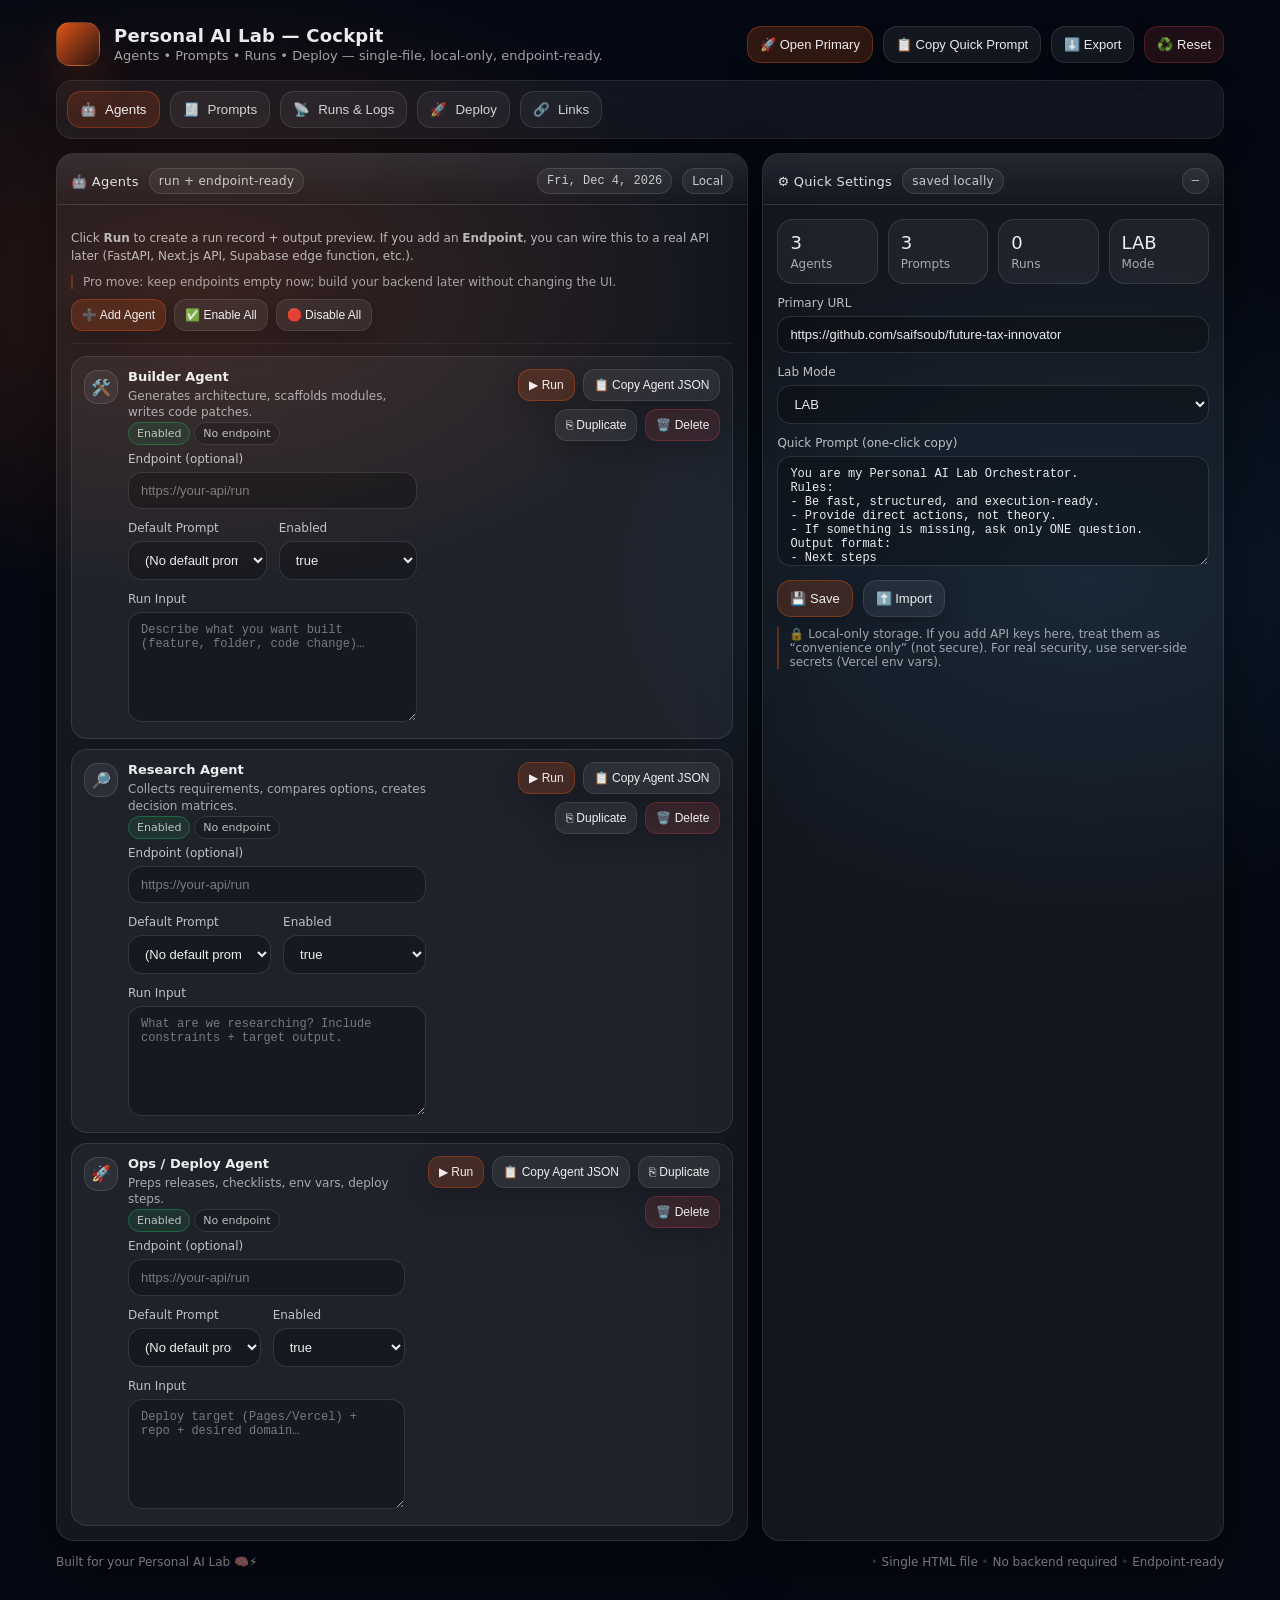
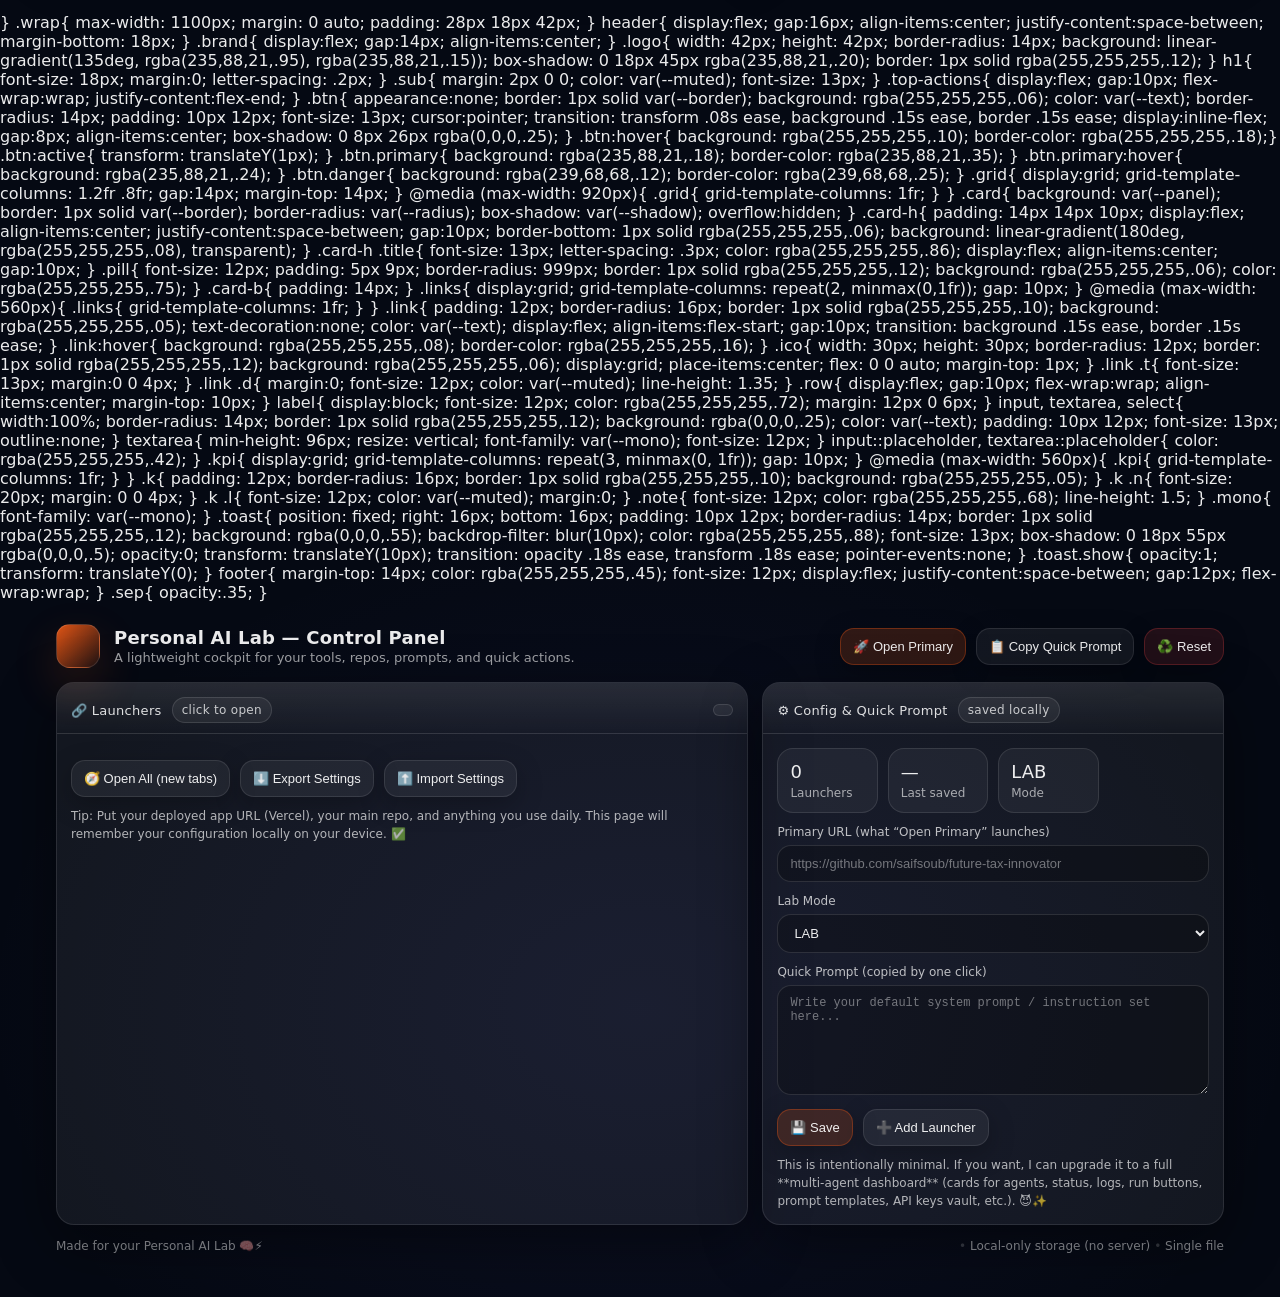
<file: index.html>
<!doctype html>
<html lang="en">
<head>
  <meta charset="utf-8" />
  <meta name="viewport" content="width=device-width,initial-scale=1" />
  <title>Personal AI Lab — Cockpit</title>
  <meta name="description" content="Personal AI Lab cockpit: agents, prompts, runs, deploy." />
  <style>
    :root{
      --bg:#050913;
      --panel:rgba(255,255,255,.06);
      --panel2:rgba(255,255,255,.10);
      --border:rgba(255,255,255,.10);
      --text:rgba(255,255,255,.92);
      --muted:rgba(255,255,255,.62);
      --accent:#EB5815; /* Signal Orange */
      --ok:#22c55e;
      --warn:#f59e0b;
      --bad:#ef4444;
      --radius:18px;
      --shadow:0 18px 60px rgba(0,0,0,.45);
      --mono:ui-monospace,SFMono-Regular,Menlo,Monaco,Consolas,"Liberation Mono","Courier New",monospace;
      --sans:ui-sans-serif,system-ui,-apple-system,Segoe UI,Roboto,Arial,"Apple Color Emoji","Segoe UI Emoji";
    }
    *{box-sizing:border-box}
    body{
      margin:0;
      font-family:var(--sans);
      color:var(--text);
      background:
        radial-gradient(1200px 700px at 15% 10%, rgba(235,88,21,.18), transparent 45%),
        radial-gradient(900px 600px at 85% 20%, rgba(56,189,248,.10), transparent 55%),
        radial-gradient(1200px 900px at 50% 90%, rgba(99,102,241,.08), transparent 55%),
        var(--bg);
      min-height:100vh;
    }
    .wrap{max-width:1200px;margin:0 auto;padding:22px 16px 44px;}
    header{display:flex;gap:14px;align-items:center;justify-content:space-between;flex-wrap:wrap}
    .brand{display:flex;gap:14px;align-items:center;min-width:280px}
    .logo{
      width:44px;height:44px;border-radius:14px;
      background:linear-gradient(135deg, rgba(235,88,21,.95), rgba(235,88,21,.12));
      box-shadow:0 18px 45px rgba(235,88,21,.20);
      border:1px solid rgba(255,255,255,.12);
    }
    h1{font-size:18px;margin:0;letter-spacing:.2px}
    .sub{margin:2px 0 0;color:var(--muted);font-size:13px}
    .top-actions{display:flex;gap:10px;flex-wrap:wrap;justify-content:flex-end}
    .btn{
      appearance:none;border:1px solid var(--border);
      background:rgba(255,255,255,.06);color:var(--text);
      border-radius:14px;padding:10px 12px;font-size:13px;
      cursor:pointer;transition:transform .08s ease, background .15s ease, border .15s ease;
      display:inline-flex;gap:8px;align-items:center;
      box-shadow:0 8px 26px rgba(0,0,0,.25);
      user-select:none;
    }
    .btn:hover{background:rgba(255,255,255,.10);border-color:rgba(255,255,255,.18)}
    .btn:active{transform:translateY(1px)}
    .btn.primary{background:rgba(235,88,21,.18);border-color:rgba(235,88,21,.35)}
    .btn.primary:hover{background:rgba(235,88,21,.24)}
    .btn.danger{background:rgba(239,68,68,.12);border-color:rgba(239,68,68,.25)}
    .btn.ghost{background:transparent}
    .btn.small{padding:8px 10px;border-radius:12px;font-size:12px}
    .mono{font-family:var(--mono)}
    .tabs{
      margin-top:14px;
      display:flex;gap:10px;flex-wrap:wrap;
      padding:10px;
      background:rgba(255,255,255,.05);
      border:1px solid rgba(255,255,255,.08);
      border-radius:16px;
      box-shadow:0 10px 35px rgba(0,0,0,.25);
    }
    .tab{
      padding:10px 12px;border-radius:14px;
      border:1px solid rgba(255,255,255,.10);
      background:rgba(255,255,255,.05);
      color:rgba(255,255,255,.80);
      cursor:pointer;
      display:flex;gap:8px;align-items:center;
      transition:background .15s ease, border .15s ease, transform .08s ease;
      user-select:none;
    }
    .tab:hover{background:rgba(255,255,255,.08);border-color:rgba(255,255,255,.16)}
    .tab:active{transform:translateY(1px)}
    .tab.active{
      background:rgba(235,88,21,.16);
      border-color:rgba(235,88,21,.35);
      color:rgba(255,255,255,.92);
    }

    .grid{display:grid;grid-template-columns: 1.2fr .8fr;gap:14px;margin-top:14px}
    @media (max-width: 980px){.grid{grid-template-columns:1fr}}

    .card{
      background:var(--panel);
      border:1px solid var(--border);
      border-radius:var(--radius);
      box-shadow:var(--shadow);
      overflow:hidden;
    }
    .card-h{
      padding:14px 14px 10px;
      display:flex;align-items:center;justify-content:space-between;gap:10px;
      border-bottom:1px solid rgba(255,255,255,.06);
      background:linear-gradient(180deg, rgba(255,255,255,.08), transparent);
    }
    .title{font-size:13px;letter-spacing:.3px;color:rgba(255,255,255,.86);display:flex;align-items:center;gap:10px}
    .pill{
      font-size:12px;padding:5px 9px;border-radius:999px;
      border:1px solid rgba(255,255,255,.12);
      background:rgba(255,255,255,.06);
      color:rgba(255,255,255,.75);
      white-space:nowrap;
    }
    .card-b{padding:14px}
    .note{font-size:12px;color:rgba(255,255,255,.68);line-height:1.5;margin:0}

    label{display:block;font-size:12px;color:rgba(255,255,255,.72);margin:12px 0 6px}
    input, textarea, select{
      width:100%;border-radius:14px;border:1px solid rgba(255,255,255,.12);
      background:rgba(0,0,0,.25);color:var(--text);
      padding:10px 12px;font-size:13px;outline:none;
    }
    textarea{min-height:110px;resize:vertical;font-family:var(--mono);font-size:12px}
    input::placeholder, textarea::placeholder{color:rgba(255,255,255,.42)}
    .row{display:flex;gap:10px;flex-wrap:wrap;align-items:center;margin-top:10px}

    .kpi{display:grid;grid-template-columns:repeat(4,minmax(0,1fr));gap:10px}
    @media (max-width: 680px){.kpi{grid-template-columns:repeat(2,minmax(0,1fr))}}
    .k{
      padding:12px;border-radius:16px;
      border:1px solid rgba(255,255,255,.10);
      background:rgba(255,255,255,.05);
    }
    .k .n{font-size:18px;margin:0 0 4px}
    .k .l{font-size:12px;color:var(--muted);margin:0}

    .list{display:flex;flex-direction:column;gap:10px}
    .item{
      padding:12px;border-radius:16px;
      border:1px solid rgba(255,255,255,.10);
      background:rgba(255,255,255,.05);
      display:flex;gap:12px;align-items:flex-start;justify-content:space-between;
    }
    .item .left{display:flex;gap:10px;align-items:flex-start}
    .ico{
      width:34px;height:34px;border-radius:14px;
      border:1px solid rgba(255,255,255,.12);
      background:rgba(255,255,255,.06);
      display:grid;place-items:center;
      flex:0 0 auto;margin-top:1px;
    }
    .item h3{margin:0;font-size:13px}
    .item p{margin:4px 0 0;font-size:12px;color:var(--muted);line-height:1.35}
    .item .meta{margin-top:6px;font-size:12px;color:rgba(255,255,255,.55)}
    .actions{display:flex;gap:8px;flex-wrap:wrap;justify-content:flex-end;align-items:center}
    .badge{
      font-size:11px;padding:4px 8px;border-radius:999px;border:1px solid rgba(255,255,255,.12);
      background:rgba(0,0,0,.18);color:rgba(255,255,255,.70)
    }
    .badge.ok{border-color:rgba(34,197,94,.35);background:rgba(34,197,94,.10)}
    .badge.warn{border-color:rgba(245,158,11,.35);background:rgba(245,158,11,.10)}
    .badge.bad{border-color:rgba(239,68,68,.35);background:rgba(239,68,68,.10)}

    a.link{
      color:inherit;text-decoration:none;
      display:flex;gap:10px;align-items:flex-start;
    }
    a.link:hover{opacity:.95}

    .split{display:grid;grid-template-columns:1fr 1fr;gap:12px}
    @media (max-width: 980px){.split{grid-template-columns:1fr}}
    .hr{height:1px;background:rgba(255,255,255,.06);margin:12px 0}
    .codebox{
      border-radius:16px;border:1px solid rgba(255,255,255,.10);
      background:rgba(0,0,0,.28);
      padding:12px;
      font-family:var(--mono);
      font-size:12px;
      color:rgba(255,255,255,.85);
      white-space:pre-wrap;
      overflow:auto;
      max-height:260px;
    }

    .toast{
      position:fixed;right:16px;bottom:16px;
      padding:10px 12px;border-radius:14px;border:1px solid rgba(255,255,255,.12);
      background:rgba(0,0,0,.55);backdrop-filter: blur(10px);
      color:rgba(255,255,255,.88);font-size:13px;
      box-shadow:0 18px 55px rgba(0,0,0,.5);
      opacity:0;transform:translateY(10px);
      transition:opacity .18s ease, transform .18s ease;
      pointer-events:none;z-index:9999;
    }
    .toast.show{opacity:1;transform:translateY(0)}
    footer{
      margin-top:14px;color:rgba(255,255,255,.45);font-size:12px;
      display:flex;justify-content:space-between;gap:12px;flex-wrap:wrap;
    }
    .sep{opacity:.35}

    .hint{
      font-size:12px;color:rgba(255,255,255,.60);
      border-left:2px solid rgba(235,88,21,.35);
      padding-left:10px;margin:10px 0 0;
    }
  </style>
</head>
<body>
  <div class="wrap">
    <header>
      <div class="brand">
        <div class="logo" aria-hidden="true"></div>
        <div>
          <h1>Personal AI Lab — Cockpit</h1>
          <p class="sub">Agents • Prompts • Runs • Deploy — single-file, local-only, endpoint-ready.</p>
        </div>
      </div>
      <div class="top-actions">
        <button class="btn primary" id="openPrimary">🚀 Open Primary</button>
        <button class="btn" id="copyQuick">📋 Copy Quick Prompt</button>
        <button class="btn" id="exportBtn">⬇️ Export</button>
        <button class="btn danger" id="resetBtn">♻️ Reset</button>
      </div>
    </header>

    <nav class="tabs" id="tabs"></nav>

    <!-- MAIN CONTENT -->
    <div class="grid">
      <!-- LEFT MAIN -->
      <section class="card" id="mainCard">
        <div class="card-h">
          <div class="title" id="mainTitle">—</div>
          <div class="row" style="margin:0;">
            <span class="pill mono" id="today"></span>
            <span class="pill" id="statusPill">Local</span>
          </div>
        </div>
        <div class="card-b" id="mainBody"></div>
      </section>

      <!-- RIGHT SIDEBAR -->
      <aside class="card">
        <div class="card-h">
          <div class="title">⚙️ Quick Settings <span class="pill">saved locally</span></div>
          <span class="pill mono" id="lastSaved">—</span>
        </div>
        <div class="card-b">
          <div class="kpi">
            <div class="k">
              <p class="n" id="kAgents">0</p>
              <p class="l">Agents</p>
            </div>
            <div class="k">
              <p class="n" id="kPrompts">0</p>
              <p class="l">Prompts</p>
            </div>
            <div class="k">
              <p class="n" id="kRuns">0</p>
              <p class="l">Runs</p>
            </div>
            <div class="k">
              <p class="n" id="kMode">LAB</p>
              <p class="l">Mode</p>
            </div>
          </div>

          <label for="primaryUrl">Primary URL</label>
          <input id="primaryUrl" placeholder="https://github.com/saifsoub/future-tax-innovator" />

          <label for="labMode">Lab Mode</label>
          <select id="labMode">
            <option value="LAB">LAB</option>
            <option value="BUILD">BUILD</option>
            <option value="RESEARCH">RESEARCH</option>
            <option value="DEPLOY">DEPLOY</option>
          </select>

          <label for="quickPrompt">Quick Prompt (one-click copy)</label>
          <textarea id="quickPrompt" placeholder="Your default instruction set..."></textarea>

          <div class="row">
            <button class="btn primary" id="saveBtn">💾 Save</button>
            <button class="btn" id="importBtn">⬆️ Import</button>
            <input id="importFile" type="file" accept="application/json" style="display:none;" />
          </div>

          <p class="hint">
            🔒 Local-only storage. If you add API keys here, treat them as “convenience only” (not secure). For real security, use server-side secrets (Vercel env vars).
          </p>
        </div>
      </aside>
    </div>

    <footer>
      <div>Built for your Personal AI Lab 🧠⚡</div>
      <div><span class="sep">•</span> Single HTML file <span class="sep">•</span> No backend required <span class="sep">•</span> Endpoint-ready</div>
    </footer>
  </div>

  <div class="toast" id="toast"></div>

  <script>
    /***********************
     * STORAGE + DEFAULTS
     ***********************/
    const STORAGE_KEY = "personal_ai_lab_cockpit_v1";

    const defaults = {
      primaryUrl: "https://github.com/saifsoub/future-tax-innovator",
      mode: "LAB",
      quickPrompt:
`You are my Personal AI Lab Orchestrator.
Rules:
- Be fast, structured, and execution-ready.
- Provide direct actions, not theory.
- If something is missing, ask only ONE question.
Output format:
- Next steps
- Command-ready snippets
- Checklists`,
      links: [
        { title: "GitHub Repo", url: "https://github.com/saifsoub/future-tax-innovator", desc: "Main lab repository.", icon: "🐙" },
        { title: "Copilot Agents Folder", url: "https://github.com/saifsoub/future-tax-innovator/tree/main/.github/agents", desc: "Agent configs in repo.", icon: "🤖" },
        { title: "GitHub Pages (if enabled)", url: "https://saifsoub.github.io/future-tax-innovator/", desc: "Public cockpit link.", icon: "🌐" },
        { title: "Vercel Dashboard", url: "https://vercel.com/dashboard", desc: "Deploy, env vars, logs.", icon: "▲" }
      ],
      agents: [
        {
          id: cryptoId(),
          name: "Builder Agent",
          icon: "🛠️",
          desc: "Generates architecture, scaffolds modules, writes code patches.",
          enabled: true,
          endpoint: "", // optional: https://your-api/run
          defaultPromptId: "",
          schema: {
            inputHint: "Describe what you want built (feature, folder, code change)…",
            outputHint: "Patch plan + code blocks."
          }
        },
        {
          id: cryptoId(),
          name: "Research Agent",
          icon: "🔎",
          desc: "Collects requirements, compares options, creates decision matrices.",
          enabled: true,
          endpoint: "",
          defaultPromptId: "",
          schema: {
            inputHint: "What are we researching? Include constraints + target output.",
            outputHint: "Structured findings + recommendations."
          }
        },
        {
          id: cryptoId(),
          name: "Ops / Deploy Agent",
          icon: "🚀",
          desc: "Preps releases, checklists, env vars, deploy steps.",
          enabled: true,
          endpoint: "",
          defaultPromptId: "",
          schema: {
            inputHint: "Deploy target (Pages/Vercel) + repo + desired domain…",
            outputHint: "Step-by-step deploy plan + commands."
          }
        }
      ],
      prompts: [
        {
          id: cryptoId(),
          title: "Orchestrator Default",
          tags: ["core","orchestrator"],
          content:
`You are my Personal AI Lab Orchestrator.
Always respond as:
1) What I should do next (max 7 bullets)
2) The exact commands/snippets
3) Risks & mitigations (short)
No fluff.`
        },
        {
          id: cryptoId(),
          title: "Code Patch Mode",
          tags: ["dev","patch"],
          content:
`Act as a senior engineer.
Return:
- Plan
- File tree changes
- Code blocks per file (with filename headers)
- Test steps`
        },
        {
          id: cryptoId(),
          title: "Decision Matrix Mode",
          tags: ["strategy","matrix"],
          content:
`Build an objective scoring matrix:
Criteria (weighted), scoring (0-5), rationale, recommendation.
Keep it crisp and executive.`
        }
      ],
      runs: [
        // { id, time, agentId, agentName, status, durationMs, input, output, endpointUsed }
      ],
      deploy: {
        vercelProjectUrl: "https://vercel.com/dashboard",
        productionUrl: "",
        env: [
          // { key, value, note }
          { key: "OPENAI_API_KEY", value: "", note: "If using OpenAI (store on Vercel ideally)." },
          { key: "SUPABASE_URL", value: "", note: "Your Supabase instance URL." },
          { key: "SUPABASE_ANON_KEY", value: "", note: "Public anon key (still keep on server where possible)." }
        ]
      },
      lastSaved: null
    };

    function cryptoId(){
      // safe unique-ish id
      if (window.crypto && crypto.getRandomValues){
        const a = new Uint32Array(2);
        crypto.getRandomValues(a);
        return a[0].toString(16) + a[1].toString(16);
      }
      return Math.random().toString(16).slice(2) + Date.now().toString(16);
    }

    function structuredCloneSafe(obj){
      try { return structuredClone(obj); } catch { return JSON.parse(JSON.stringify(obj)); }
    }

    function loadState(){
      try{
        const raw = localStorage.getItem(STORAGE_KEY);
        if(!raw) return structuredCloneSafe(defaults);
        const parsed = JSON.parse(raw);
        // merge shallow + ensure arrays exist
        const s = { ...structuredCloneSafe(defaults), ...parsed };
        s.links = Array.isArray(s.links) ? s.links : structuredCloneSafe(defaults.links);
        s.agents = Array.isArray(s.agents) ? s.agents : structuredCloneSafe(defaults.agents);
        s.prompts = Array.isArray(s.prompts) ? s.prompts : structuredCloneSafe(defaults.prompts);
        s.runs = Array.isArray(s.runs) ? s.runs : [];
        s.deploy = { ...structuredCloneSafe(defaults.deploy), ...(s.deploy || {}) };
        s.deploy.env = Array.isArray(s.deploy.env) ? s.deploy.env : structuredCloneSafe(defaults.deploy.env);
        return s;
      }catch{
        return structuredCloneSafe(defaults);
      }
    }

    function saveState(next){
      next.lastSaved = new Date().toISOString();
      localStorage.setItem(STORAGE_KEY, JSON.stringify(next));
      return next;
    }

    function toast(msg){
      const el = document.getElementById("toast");
      el.textContent = msg;
      el.classList.add("show");
      setTimeout(()=> el.classList.remove("show"), 1600);
    }

    function safeOpen(url){
      if(!url) return;
      window.open(url, "_blank", "noopener,noreferrer");
    }

    function escapeHtml(str){
      return String(str ?? "")
        .replaceAll("&","&amp;").replaceAll("<","&lt;").replaceAll(">","&gt;")
        .replaceAll('"',"&quot;").replaceAll("'","&#039;");
    }

    function fmtTime(iso){
      try{
        const d = new Date(iso);
        return d.toLocaleString(undefined, { month:"short", day:"2-digit", hour:"2-digit", minute:"2-digit" });
      }catch{ return "—"; }
    }

    function msToHuman(ms){
      if(ms == null) return "—";
      const s = Math.round(ms/100)/10;
      return s < 60 ? `${s}s` : `${Math.round(s/60)}m`;
    }

    /***********************
     * UI STATE
     ***********************/
    let state = loadState();
    let activeTab = "agents";

    const TAB_DEFS = [
      { id:"agents", label:"Agents", icon:"🤖" },
      { id:"prompts", label:"Prompts", icon:"🧾" },
      { id:"runs", label:"Runs & Logs", icon:"📡" },
      { id:"deploy", label:"Deploy", icon:"🚀" },
      { id:"links", label:"Links", icon:"🔗" }
    ];

    /***********************
     * DOM REFERENCES
     ***********************/
    const tabsEl = document.getElementById("tabs");
    const mainTitleEl = document.getElementById("mainTitle");
    const mainBodyEl = document.getElementById("mainBody");
    const todayEl = document.getElementById("today");
    const statusPillEl = document.getElementById("statusPill");
    const lastSavedEl = document.getElementById("lastSaved");

    const kAgentsEl = document.getElementById("kAgents");
    const kPromptsEl = document.getElementById("kPrompts");
    const kRunsEl = document.getElementById("kRuns");
    const kModeEl = document.getElementById("kMode");

    const primaryUrlEl = document.getElementById("primaryUrl");
    const labModeEl = document.getElementById("labMode");
    const quickPromptEl = document.getElementById("quickPrompt");

    /***********************
     * TOP ACTIONS
     ***********************/
    document.getElementById("openPrimary").addEventListener("click", ()=> safeOpen(state.primaryUrl));
    document.getElementById("copyQuick").addEventListener("click", async ()=>{
      try{
        await navigator.clipboard.writeText(quickPromptEl.value || "");
        toast("Quick prompt copied ✅");
      }catch{
        toast("Clipboard blocked (needs HTTPS) ⚠️");
      }
    });

    document.getElementById("exportBtn").addEventListener("click", ()=>{
      const blob = new Blob([JSON.stringify(state, null, 2)], { type:"application/json" });
      const a = document.createElement("a");
      a.href = URL.createObjectURL(blob);
      a.download = "personal-ai-lab-cockpit.json";
      a.click();
      URL.revokeObjectURL(a.href);
      toast("Exported ⬇️");
    });

    document.getElementById("resetBtn").addEventListener("click", ()=>{
      if(!confirm("Reset to defaults? This clears your saved local config.")) return;
      localStorage.removeItem(STORAGE_KEY);
      state = loadState();
      activeTab = "agents";
      renderAll();
      toast("Reset done ♻️");
    });

    document.getElementById("saveBtn").addEventListener("click", ()=>{
      state.primaryUrl = primaryUrlEl.value.trim();
      state.mode = labModeEl.value;
      state.quickPrompt = quickPromptEl.value;
      state = saveState(state);
      renderAll();
      toast("Saved ✅");
    });

    document.getElementById("importBtn").addEventListener("click", ()=>{
      document.getElementById("importFile").click();
    });

    document.getElementById("importFile").addEventListener("change", async (e)=>{
      const file = e.target.files && e.target.files[0];
      if(!file) return;
      try{
        const txt = await file.text();
        const incoming = JSON.parse(txt);
        // merge with defaults to avoid missing fields
        const merged = { ...structuredCloneSafe(defaults), ...incoming };
        state = saveState(merged);
        activeTab = "agents";
        renderAll();
        toast("Imported ⬆️");
      }catch{
        toast("Import failed ⚠️");
      }finally{
        e.target.value = "";
      }
    });

    /***********************
     * RENDER HELPERS
     ***********************/
    function renderChrome(){
      const d = new Date();
      todayEl.textContent = d.toLocaleString(undefined, { weekday:"short", year:"numeric", month:"short", day:"numeric" });

      primaryUrlEl.value = state.primaryUrl || "";
      labModeEl.value = state.mode || "LAB";
      quickPromptEl.value = state.quickPrompt || "";

      kAgentsEl.textContent = (state.agents || []).length;
      kPromptsEl.textContent = (state.prompts || []).length;
      kRunsEl.textContent = (state.runs || []).length;
      kModeEl.textContent = state.mode || "LAB";

      lastSavedEl.textContent = state.lastSaved ? fmtTime(state.lastSaved) : "—";
      statusPillEl.textContent = "Local";
    }

    function renderTabs(){
      tabsEl.innerHTML = "";
      TAB_DEFS.forEach(t=>{
        const b = document.createElement("button");
        b.className = "tab" + (t.id === activeTab ? " active" : "");
        b.innerHTML = `<span aria-hidden="true">${t.icon}</span><span>${t.label}</span>`;
        b.addEventListener("click", ()=>{
          activeTab = t.id;
          renderMain();
          renderTabs();
        });
        tabsEl.appendChild(b);
      });
    }

    function renderMain(){
      if(activeTab === "agents") return renderAgents();
      if(activeTab === "prompts") return renderPrompts();
      if(activeTab === "runs") return renderRuns();
      if(activeTab === "deploy") return renderDeploy();
      if(activeTab === "links") return renderLinks();
    }

    /***********************
     * TAB: AGENTS
     ***********************/
    function renderAgents(){
      mainTitleEl.innerHTML = `🤖 Agents <span class="pill">run + endpoint-ready</span>`;
      const agents = state.agents || [];
      const prompts = state.prompts || [];

      const promptOptions = (selectedId) => {
        const opts = [`<option value="">(No default prompt)</option>`];
        prompts.forEach(p=>{
          const sel = p.id === selectedId ? "selected" : "";
          opts.push(`<option value="${escapeHtml(p.id)}" ${sel}>${escapeHtml(p.title)}</option>`);
        });
        return opts.join("");
      };

      mainBodyEl.innerHTML = `
        <div class="row" style="justify-content:space-between;align-items:flex-start;">
          <div>
            <p class="note">
              Click <b>Run</b> to create a run record + output preview.  
              If you add an <b>Endpoint</b>, you can wire this to a real API later (FastAPI, Next.js API, Supabase edge function, etc.).
            </p>
            <p class="hint">Pro move: keep endpoints empty now; build your backend later without changing the UI.</p>
          </div>
          <div class="actions">
            <button class="btn primary small" id="addAgentBtn">➕ Add Agent</button>
            <button class="btn small" id="enableAllAgentsBtn">✅ Enable All</button>
            <button class="btn small" id="disableAllAgentsBtn">🛑 Disable All</button>
          </div>
        </div>

        <div class="hr"></div>

        <div class="list" id="agentsList"></div>
      `;

      const list = document.getElementById("agentsList");
      list.innerHTML = "";

      agents.forEach((a)=>{
        const enabledBadge = a.enabled ? `<span class="badge ok">Enabled</span>` : `<span class="badge bad">Disabled</span>`;
        const endpointBadge = a.endpoint ? `<span class="badge warn">Endpoint set</span>` : `<span class="badge">No endpoint</span>`;

        const el = document.createElement("div");
        el.className = "item";
        el.innerHTML = `
          <div class="left">
            <div class="ico" aria-hidden="true">${escapeHtml(a.icon || "🤖")}</div>
            <div>
              <h3>${escapeHtml(a.name || "Unnamed Agent")}</h3>
              <p>${escapeHtml(a.desc || "")}</p>
              <div class="meta">
                ${enabledBadge} ${endpointBadge}
              </div>

              <label>Endpoint (optional)</label>
              <input data-agent="${escapeHtml(a.id)}" data-field="endpoint" placeholder="https://your-api/run" value="${escapeHtml(a.endpoint || "")}" />

              <div class="split">
                <div>
                  <label>Default Prompt</label>
                  <select data-agent="${escapeHtml(a.id)}" data-field="defaultPromptId">
                    ${promptOptions(a.defaultPromptId || "")}
                  </select>
                </div>
                <div>
                  <label>Enabled</label>
                  <select data-agent="${escapeHtml(a.id)}" data-field="enabled">
                    <option value="true" ${a.enabled ? "selected" : ""}>true</option>
                    <option value="false" ${!a.enabled ? "selected" : ""}>false</option>
                  </select>
                </div>
              </div>

              <label>Run Input</label>
              <textarea data-agent="${escapeHtml(a.id)}" data-field="runInput" placeholder="${escapeHtml(a.schema?.inputHint || "Describe what you want...")}"></textarea>
            </div>
          </div>
          <div class="actions">
            <button class="btn primary small" data-action="run" data-agent="${escapeHtml(a.id)}">▶ Run</button>
            <button class="btn small" data-action="copyAgent" data-agent="${escapeHtml(a.id)}">📋 Copy Agent JSON</button>
            <button class="btn small" data-action="dup" data-agent="${escapeHtml(a.id)}">⎘ Duplicate</button>
            <button class="btn danger small" data-action="del" data-agent="${escapeHtml(a.id)}">🗑️ Delete</button>
          </div>
        `;
        list.appendChild(el);
      });

      // wire inputs
      mainBodyEl.querySelectorAll("[data-field]").forEach(node=>{
        node.addEventListener("change", ()=>{
          const id = node.getAttribute("data-agent");
          const field = node.getAttribute("data-field");
          const agent = state.agents.find(x=>x.id===id);
          if(!agent) return;

          if(field === "enabled"){
            agent.enabled = (node.value === "true");
          } else if(field === "defaultPromptId"){
            agent.defaultPromptId = node.value;
          } else if(field === "endpoint"){
            agent.endpoint = node.value.trim();
          } else if(field === "runInput"){
            // handled during run (we read textarea)
          }
          state = saveState(state);
          renderChrome();
          toast("Agent updated ✅");
        });
      });

      // buttons
      document.getElementById("addAgentBtn").addEventListener("click", ()=>{
        const name = prompt("Agent name?");
        if(!name) return;
        const icon = prompt("Icon emoji?", "🤖") || "🤖";
        const desc = prompt("Short description?", "What does it do?") || "";
        state.agents.unshift({
          id: cryptoId(),
          name, icon, desc,
          enabled: true,
          endpoint: "",
          defaultPromptId: "",
          schema: { inputHint:"What should I do?", outputHint:"Structured output." }
        });
        state = saveState(state);
        renderAll();
        toast("Agent added ➕");
      });

      document.getElementById("enableAllAgentsBtn").addEventListener("click", ()=>{
        state.agents.forEach(a=>a.enabled=true);
        state = saveState(state);
        renderAll();
        toast("All enabled ✅");
      });

      document.getElementById("disableAllAgentsBtn").addEventListener("click", ()=>{
        state.agents.forEach(a=>a.enabled=false);
        state = saveState(state);
        renderAll();
        toast("All disabled 🛑");
      });

      // item actions
      mainBodyEl.querySelectorAll("[data-action]").forEach(btn=>{
        btn.addEventListener("click", async ()=>{
          const action = btn.getAttribute("data-action");
          const id = btn.getAttribute("data-agent");
          const agent = state.agents.find(x=>x.id===id);
          if(!agent) return;

          if(action === "del"){
            if(!confirm(`Delete agent "${agent.name}"?`)) return;
            state.agents = state.agents.filter(x=>x.id!==id);
            state = saveState(state);
            renderAll();
            toast("Agent deleted 🗑️");
            return;
          }

          if(action === "dup"){
            const copy = structuredCloneSafe(agent);
            copy.id = cryptoId();
            copy.name = copy.name + " (copy)";
            state.agents.unshift(copy);
            state = saveState(state);
            renderAll();
            toast("Duplicated ⎘");
            return;
          }

          if(action === "copyAgent"){
            try{
              await navigator.clipboard.writeText(JSON.stringify(agent, null, 2));
              toast("Agent JSON copied 📋");
            }catch{
              toast("Clipboard blocked ⚠️");
            }
            return;
          }

          if(action === "run"){
            if(!agent.enabled){
              toast("Agent is disabled 🛑");
              return;
            }
            const inputEl = mainBodyEl.querySelector(`textarea[data-agent="${CSS.escape(id)}"][data-field="runInput"]`);
            const input = (inputEl?.value || "").trim();
            if(!input){
              toast("Add run input first ✍️");
              return;
            }

            const promptObj = (agent.defaultPromptId)
              ? state.prompts.find(p=>p.id===agent.defaultPromptId)
              : null;

            const runId = cryptoId();
            const start = performance.now();
            const now = new Date().toISOString();

            // SIMULATED OUTPUT (local mode)
            // If endpoint is set, you can later replace this with fetch().
            let output = "";
            let status = "ok";
            let endpointUsed = agent.endpoint || "";

            try{
              output = makeSimulatedOutput(agent, promptObj, input);
            }catch(e){
              status = "fail";
              output = "Error generating output: " + (e?.message || String(e));
            }
            const dur = performance.now() - start;

            state.runs.unshift({
              id: runId,
              time: now,
              agentId: agent.id,
              agentName: agent.name,
              status,
              durationMs: Math.round(dur),
              input,
              output,
              endpointUsed
            });
            // keep last 200 runs
            state.runs = state.runs.slice(0, 200);

            state = saveState(state);
            renderChrome();
            toast("Run created 📡");
            // jump to runs tab and show latest
            activeTab = "runs";
            renderTabs();
            renderMain();
          }
        });
      });
    }

    function makeSimulatedOutput(agent, promptObj, input){
      const ptitle = promptObj?.title ? `Default Prompt: ${promptObj.title}` : "Default Prompt: (none)";
      const lines = [];
      lines.push(`# ${agent.name} — Output (Simulated Local Mode)`);
      lines.push(`- ${ptitle}`);
      lines.push(`- Mode: ${state.mode}`);
      lines.push("");
      lines.push("## Next steps");
      lines.push("- Clarify acceptance criteria (success looks like…)");
      lines.push("- Break down tasks into 3–7 steps");
      lines.push("- Produce command-ready snippets / file-level edits");
      lines.push("");
      lines.push("## Input");
      lines.push(input);
      lines.push("");
      lines.push("## Suggested actions");
      lines.push("- Create a branch");
      lines.push("- Implement minimal working slice");
      lines.push("- Add a quick test/check");
      lines.push("");
      lines.push("## Snippets");
      lines.push("```");
      lines.push("# example");
      lines.push("git checkout -b lab/feature");
      lines.push("# edit files");
      lines.push("git add . && git commit -m \"feat: add slice\"");
      lines.push("```");
      lines.push("");
      lines.push("## Risks");
      lines.push("- Scope creep → keep the first slice tiny");
      lines.push("- Missing deps → pin versions and add notes");
      return lines.join("\n");
    }

    /***********************
     * TAB: PROMPTS
     ***********************/
    function renderPrompts(){
      mainTitleEl.innerHTML = `🧾 Prompts <span class="pill">library + CRUD</span>`;
      mainBodyEl.innerHTML = `
        <div class="row" style="justify-content:space-between;align-items:flex-start;">
          <div>
            <p class="note">
              Create reusable prompt templates. Copy them, assign as default for agents, and keep your lab consistent. ✨
            </p>
            <p class="hint">Right-click a prompt card to delete (or use the button).</p>
          </div>
          <div class="actions">
            <button class="btn primary small" id="addPromptBtn">➕ New Prompt</button>
            <button class="btn small" id="copyAllPromptsBtn">📋 Copy All (JSON)</button>
          </div>
        </div>

        <div class="hr"></div>

        <div class="split">
          <div class="card" style="box-shadow:none;background:rgba(255,255,255,.04);border-color:rgba(255,255,255,.08)">
            <div class="card-h">
              <div class="title">✍️ Editor</div>
              <span class="pill">select a prompt</span>
            </div>
            <div class="card-b" id="promptEditor"></div>
          </div>

          <div>
            <div class="list" id="promptsList"></div>
          </div>
        </div>
      `;

      const editor = document.getElementById("promptEditor");
      const list = document.getElementById("promptsList");

      let selectedId = state.prompts?.[0]?.id || "";
      if(!selectedId){
        editor.innerHTML = `<p class="note">No prompts yet. Create one ➕</p>`;
        list.innerHTML = "";
        wirePromptButtons();
        return;
      }

      const selectPrompt = (id)=>{
        selectedId = id;
        const p = state.prompts.find(x=>x.id===id);
        if(!p){ editor.innerHTML = `<p class="note">Prompt not found.</p>`; return; }

        editor.innerHTML = `
          <label>Title</label>
          <input id="pTitle" value="${escapeHtml(p.title)}" />
          <label>Tags (comma-separated)</label>
          <input id="pTags" value="${escapeHtml((p.tags||[]).join(", "))}" placeholder="dev, strategy, orchestrator" />
          <label>Prompt Content</label>
          <textarea id="pContent">${escapeHtml(p.content)}</textarea>
          <div class="row">
            <button class="btn primary small" id="savePromptBtn">💾 Save</button>
            <button class="btn small" id="copyPromptBtn">📋 Copy</button>
            <button class="btn danger small" id="delPromptBtn">🗑️ Delete</button>
          </div>
          <p class="hint">Tip: Assign this as an agent’s default prompt from the Agents tab.</p>
        `;

        document.getElementById("savePromptBtn").addEventListener("click", ()=>{
          p.title = document.getElementById("pTitle").value.trim() || "Untitled";
          p.tags = (document.getElementById("pTags").value || "")
            .split(",").map(s=>s.trim()).filter(Boolean);
          p.content = document.getElementById("pContent").value || "";
          state = saveState(state);
          renderAll();
          toast("Prompt saved ✅");
        });

        document.getElementById("copyPromptBtn").addEventListener("click", async ()=>{
          try{
            await navigator.clipboard.writeText(p.content || "");
            toast("Prompt copied 📋");
          }catch{
            toast("Clipboard blocked ⚠️");
          }
        });

        document.getElementById("delPromptBtn").addEventListener("click", ()=>{
          if(!confirm(`Delete prompt "${p.title}"?`)) return;
          // remove prompt
          state.prompts = state.prompts.filter(x=>x.id!==p.id);
          // unassign from agents
          state.agents.forEach(a=>{
            if(a.defaultPromptId === p.id) a.defaultPromptId = "";
          });
          state = saveState(state);
          renderAll();
          toast("Prompt deleted 🗑️");
        });
      };

      // list render
      list.innerHTML = "";
      (state.prompts || []).forEach(p=>{
        const el = document.createElement("div");
        el.className = "item";
        el.innerHTML = `
          <div class="left">
            <div class="ico">🧾</div>
            <div>
              <h3>${escapeHtml(p.title)}</h3>
              <p>${escapeHtml((p.tags||[]).length ? (p.tags||[]).join(" • ") : "No tags")}</p>
              <div class="meta mono">${escapeHtml((p.content||"").slice(0, 120))}${(p.content||"").length>120?"…":""}</div>
            </div>
          </div>
          <div class="actions">
            <button class="btn small" data-action="select" data-id="${escapeHtml(p.id)}">✍️ Edit</button>
            <button class="btn small" data-action="copy" data-id="${escapeHtml(p.id)}">📋 Copy</button>
          </div>
        `;
        el.addEventListener("contextmenu", (e)=>{
          e.preventDefault();
          if(confirm(`Delete prompt "${p.title}"?`)){
            state.prompts = state.prompts.filter(x=>x.id!==p.id);
            state.agents.forEach(a=>{ if(a.defaultPromptId === p.id) a.defaultPromptId = ""; });
            state = saveState(state);
            renderAll();
            toast("Prompt deleted 🗑️");
          }
        });
        list.appendChild(el);
      });

      // bind list actions
      mainBodyEl.querySelectorAll("[data-action]").forEach(btn=>{
        btn.addEventListener("click", async ()=>{
          const action = btn.getAttribute("data-action");
          const id = btn.getAttribute("data-id");
          const p = state.prompts.find(x=>x.id===id);
          if(!p) return;

          if(action === "select") selectPrompt(id);
          if(action === "copy"){
            try{
              await navigator.clipboard.writeText(p.content || "");
              toast("Prompt copied 📋");
            }catch{
              toast("Clipboard blocked ⚠️");
            }
          }
        });
      });

      wirePromptButtons();
      selectPrompt(selectedId);

      function wirePromptButtons(){
        const addBtn = document.getElementById("addPromptBtn");
        addBtn.addEventListener("click", ()=>{
          const title = prompt("Prompt title?");
          if(!title) return;
          state.prompts.unshift({
            id: cryptoId(),
            title,
            tags: [],
            content: "Write your prompt here…"
          });
          state = saveState(state);
          renderAll();
          toast("Prompt created ➕");
        });

        const copyAllBtn = document.getElementById("copyAllPromptsBtn");
        copyAllBtn.addEventListener("click", async ()=>{
          try{
            await navigator.clipboard.writeText(JSON.stringify(state.prompts || [], null, 2));
            toast("All prompts copied 📋");
          }catch{
            toast("Clipboard blocked ⚠️");
          }
        });
      }
    }

    /***********************
     * TAB: RUNS & LOGS
     ***********************/
    function renderRuns(){
      mainTitleEl.innerHTML = `📡 Runs & Logs <span class="pill">history</span>`;
      const runs = state.runs || [];

      mainBodyEl.innerHTML = `
        <div class="row" style="justify-content:space-between;align-items:flex-start;">
          <div>
            <p class="note">
              Every agent run is logged here with input/output. Export your logs any time.
            </p>
            <p class="hint">Tip: You can convert “Simulated Local Mode” to real execution by wiring agent endpoints.</p>
          </div>
          <div class="actions">
            <button class="btn small" id="copyRunsBtn">📋 Copy Runs (JSON)</button>
            <button class="btn small" id="clearRunsBtn">🧹 Clear</button>
          </div>
        </div>

        <div class="hr"></div>

        <div class="split">
          <div>
            <div class="list" id="runsList"></div>
          </div>
          <div class="card" style="box-shadow:none;background:rgba(255,255,255,.04);border-color:rgba(255,255,255,.08)">
            <div class="card-h">
              <div class="title">🧠 Run Viewer</div>
              <span class="pill">select a run</span>
            </div>
            <div class="card-b" id="runViewer">
              <p class="note">Select a run to view details.</p>
            </div>
          </div>
        </div>
      `;

      const list = document.getElementById("runsList");
      const viewer = document.getElementById("runViewer");

      const selectRun = (id)=>{
        const r = state.runs.find(x=>x.id===id);
        if(!r){ viewer.innerHTML = `<p class="note">Run not found.</p>`; return; }
        const badge = r.status === "ok" ? "ok" : (r.status === "fail" ? "bad" : "warn");
        viewer.innerHTML = `
          <div class="row" style="justify-content:space-between;margin-top:0;">
            <div>
              <div class="row" style="margin-top:0;">
                <span class="badge ${badge}">${escapeHtml(r.status || "ok")}</span>
                <span class="badge">${escapeHtml(r.agentName || "")}</span>
                <span class="badge">${escapeHtml(msToHuman(r.durationMs))}</span>
              </div>
              <div class="note" style="margin-top:8px;">
                <span class="mono">${escapeHtml(fmtTime(r.time))}</span>
                ${r.endpointUsed ? ` <span class="sep">•</span> endpoint: <span class="mono">${escapeHtml(r.endpointUsed)}</span>` : ""}
              </div>
            </div>
            <div class="actions">
              <button class="btn small" id="copyRunBtn">📋 Copy Output</button>
              <button class="btn danger small" id="delRunBtn">🗑️ Delete</button>
            </div>
          </div>

          <div class="hr"></div>

          <label>Input</label>
          <div class="codebox">${escapeHtml(r.input || "")}</div>

          <label>Output</label>
          <div class="codebox">${escapeHtml(r.output || "")}</div>
        `;

        document.getElementById("copyRunBtn").addEventListener("click", async ()=>{
          try{
            await navigator.clipboard.writeText(r.output || "");
            toast("Output copied 📋");
          }catch{
            toast("Clipboard blocked ⚠️");
          }
        });

        document.getElementById("delRunBtn").addEventListener("click", ()=>{
          if(!confirm("Delete this run?")) return;
          state.runs = state.runs.filter(x=>x.id!==r.id);
          state = saveState(state);
          renderAll();
          toast("Run deleted 🗑️");
        });
      };

      list.innerHTML = "";
      if(!runs.length){
        list.innerHTML = `<p class="note">No runs yet. Go to Agents tab and press Run ▶</p>`;
      } else {
        runs.slice(0, 40).forEach(r=>{
          const badge = r.status === "ok" ? "ok" : (r.status === "fail" ? "bad" : "warn");
          const el = document.createElement("div");
          el.className = "item";
          el.innerHTML = `
            <div class="left">
              <div class="ico">📡</div>
              <div>
                <h3>${escapeHtml(r.agentName || "Agent")} <span class="badge ${badge}">${escapeHtml(r.status || "ok")}</span></h3>
                <p>${escapeHtml((r.input||"").slice(0, 120))}${(r.input||"").length>120?"…":""}</p>
                <div class="meta mono">${escapeHtml(fmtTime(r.time))} <span class="sep">•</span> ${escapeHtml(msToHuman(r.durationMs))}</div>
              </div>
            </div>
            <div class="actions">
              <button class="btn small" data-action="view" data-id="${escapeHtml(r.id)}">👁️ View</button>
            </div>
          `;
          list.appendChild(el);
        });

        // auto-select latest
        selectRun(runs[0].id);
      }

      mainBodyEl.querySelectorAll('[data-action="view"]').forEach(btn=>{
        btn.addEventListener("click", ()=>{
          selectRun(btn.getAttribute("data-id"));
        });
      });

      document.getElementById("copyRunsBtn").addEventListener("click", async ()=>{
        try{
          await navigator.clipboard.writeText(JSON.stringify(state.runs || [], null, 2));
          toast("Runs copied 📋");
        }catch{
          toast("Clipboard blocked ⚠️");
        }
      });

      document.getElementById("clearRunsBtn").addEventListener("click", ()=>{
        if(!confirm("Clear all runs?")) return;
        state.runs = [];
        state = saveState(state);
        renderAll();
        toast("Runs cleared 🧹");
      });
    }

    /***********************
     * TAB: DEPLOY
     ***********************/
    function renderDeploy(){
      mainTitleEl.innerHTML = `🚀 Deploy <span class="pill">Pages + Vercel</span>`;
      const dep = state.deploy || structuredCloneSafe(defaults.deploy);

      mainBodyEl.innerHTML = `
        <div class="split">
          <div>
            <div class="card" style="box-shadow:none;background:rgba(255,255,255,.04);border-color:rgba(255,255,255,.08)">
              <div class="card-h">
                <div class="title">🌐 GitHub Pages (this cockpit)</div>
                <span class="pill">recommended</span>
              </div>
              <div class="card-b">
                <p class="note">
                  Put this file at <b>docs/index.html</b> and enable Pages: Settings → Pages → Branch <b>main</b> → Folder <b>/docs</b>.
                </p>
                <div class="hr"></div>
                <div class="codebox">1) Create docs/index.html
2) Repo → Settings → Pages
3) Source: Deploy from a branch
4) Branch: main
5) Folder: /docs
6) Save
7) Your cockpit URL becomes:
   https://&lt;username&gt;.github.io/&lt;repo&gt;/</div>

                <div class="row">
                  <button class="btn small" id="openPagesSettings">⚙️ Open Pages Settings</button>
                  <button class="btn small" id="openPagesUrl">🌐 Open Pages URL</button>
                </div>
              </div>
            </div>

            <div class="hr"></div>

            <div class="card" style="box-shadow:none;background:rgba(255,255,255,.04);border-color:rgba(255,255,255,.08)">
              <div class="card-h">
                <div class="title">▲ Vercel Deploy Checklist</div>
                <span class="pill">when ready</span>
              </div>
              <div class="card-b">
                <label>Production URL (optional)</label>
                <input id="prodUrl" placeholder="https://yourapp.vercel.app" value="${escapeHtml(dep.productionUrl || "")}" />

                <label>Vercel project/dashboard URL</label>
                <input id="vercelUrl" placeholder="https://vercel.com/..." value="${escapeHtml(dep.vercelProjectUrl || "")}" />

                <div class="hr"></div>

                <div class="codebox">✅ Minimal deploy flow:
- Push to GitHub (main)
- Import project in Vercel
- Set Environment Variables (below)
- Deploy
- Add custom domain (optional)
- Add logs/alerts (optional)</div>

                <div class="row">
                  <button class="btn small" id="openVercel">▲ Open Vercel</button>
                  <button class="btn small" id="saveDeploy">💾 Save Deploy</button>
                </div>
              </div>
            </div>
          </div>

          <div>
            <div class="card" style="box-shadow:none;background:rgba(255,255,255,.04);border-color:rgba(255,255,255,.08)">
              <div class="card-h">
                <div class="title">🔐 Env Vault (local convenience)</div>
                <span class="pill">store on Vercel ideally</span>
              </div>
              <div class="card-b">
                <p class="note">
                  This is local-only and <b>not secure storage</b>. Use it as a scratchpad.
                  Real secrets should go in Vercel env vars.
                </p>
                <div class="hr"></div>
                <div class="list" id="envList"></div>

                <div class="row">
                  <button class="btn primary small" id="addEnv">➕ Add Env</button>
                  <button class="btn small" id="copyEnv">📋 Copy Env (.env)</button>
                </div>
              </div>
            </div>
          </div>
        </div>
      `;

      // buttons
      document.getElementById("openPagesSettings").addEventListener("click", ()=>{
        // best-effort guess: repo settings page
        const repo = state.primaryUrl || "";
        if(repo.includes("github.com/")){
          safeOpen(repo.replace("github.com/", "github.com/") + "/settings/pages");
        }else{
          toast("Set Primary URL to your repo first 🔗");
        }
      });

      document.getElementById("openPagesUrl").addEventListener("click", ()=>{
        // try find any pages link from links list
        const pages = (state.links || []).find(l => (l.url || "").includes(".github.io/"));
        if(pages) safeOpen(pages.url);
        else toast("Add your Pages URL under Links 🔗");
      });

      document.getElementById("openVercel").addEventListener("click", ()=> safeOpen(document.getElementById("vercelUrl").value.trim() || "https://vercel.com/dashboard"));

      document.getElementById("saveDeploy").addEventListener("click", ()=>{
        state.deploy.productionUrl = document.getElementById("prodUrl").value.trim();
        state.deploy.vercelProjectUrl = document.getElementById("vercelUrl").value.trim() || "https://vercel.com/dashboard";
        state = saveState(state);
        renderChrome();
        toast("Deploy settings saved ✅");
      });

      // env list render
      const envList = document.getElementById("envList");
      envList.innerHTML = "";
      (state.deploy.env || []).forEach((e, idx)=>{
        const el = document.createElement("div");
        el.className = "item";
        el.innerHTML = `
          <div class="left">
            <div class="ico">🔑</div>
            <div style="width:100%;">
              <h3 class="mono">${escapeHtml(e.key || "KEY")}</h3>
              <p>${escapeHtml(e.note || "")}</p>
              <label>Value</label>
              <input data-env="${idx}" placeholder="value" value="${escapeHtml(e.value || "")}" />
            </div>
          </div>
          <div class="actions">
            <button class="btn small" data-action="copyOne" data-env="${idx}">📋</button>
            <button class="btn danger small" data-action="delOne" data-env="${idx}">🗑️</button>
          </div>
        `;
        envList.appendChild(el);
      });

      // env edit
      envList.querySelectorAll("input[data-env]").forEach(inp=>{
        inp.addEventListener("change", ()=>{
          const idx = Number(inp.getAttribute("data-env"));
          state.deploy.env[idx].value = inp.value;
          state = saveState(state);
          renderChrome();
          toast("Env updated ✅");
        });
      });

      envList.querySelectorAll("[data-action]").forEach(btn=>{
        btn.addEventListener("click", async ()=>{
          const action = btn.getAttribute("data-action");
          const idx = Number(btn.getAttribute("data-env"));
          const item = state.deploy.env[idx];
          if(!item) return;

          if(action === "delOne"){
            if(!confirm(`Delete env "${item.key}"?`)) return;
            state.deploy.env.splice(idx, 1);
            state = saveState(state);
            renderAll();
            toast("Env deleted 🗑️");
            return;
          }

          if(action === "copyOne"){
            try{
              await navigator.clipboard.writeText(`${item.key}=${item.value || ""}`);
              toast("Copied 📋");
            }catch{
              toast("Clipboard blocked ⚠️");
            }
          }
        });
      });

      document.getElementById("addEnv").addEventListener("click", ()=>{
        const key = prompt("Env key? (e.g., OPENAI_API_KEY)");
        if(!key) return;
        const note = prompt("Note (optional):", "") || "";
        state.deploy.env.unshift({ key, value:"", note });
        state = saveState(state);
        renderAll();
        toast("Env added ➕");
      });

      document.getElementById("copyEnv").addEventListener("click", async ()=>{
        const lines = (state.deploy.env || []).map(x => `${x.key}=${x.value || ""}`);
        try{
          await navigator.clipboard.writeText(lines.join("\n"));
          toast(".env copied 📋");
        }catch{
          toast("Clipboard blocked ⚠️");
        }
      });
    }

    /***********************
     * TAB: LINKS
     ***********************/
    function renderLinks(){
      mainTitleEl.innerHTML = `🔗 Links <span class="pill">launchers</span>`;
      mainBodyEl.innerHTML = `
        <div class="row" style="justify-content:space-between;align-items:flex-start;">
          <div>
            <p class="note">
              Your daily launchers. Right-click a link card to remove it.
            </p>
          </div>
          <div class="actions">
            <button class="btn primary small" id="addLinkBtn">➕ Add Link</button>
            <button class="btn small" id="openAllLinksBtn">🧭 Open All</button>
          </div>
        </div>

        <div class="hr"></div>

        <div class="list" id="linksList"></div>
      `;

      const list = document.getElementById("linksList");
      list.innerHTML = "";

      (state.links || []).forEach((l, idx)=>{
        const el = document.createElement("div");
        el.className = "item";
        el.innerHTML = `
          <a class="link left" href="${escapeHtml(l.url)}" target="_blank" rel="noopener noreferrer">
            <div class="ico">${escapeHtml(l.icon || "🔗")}</div>
            <div>
              <h3>${escapeHtml(l.title || "Untitled")}</h3>
              <p>${escapeHtml(l.desc || "")}</p>
              <div class="meta mono">${escapeHtml(l.url || "")}</div>
            </div>
          </a>
          <div class="actions">
            <button class="btn small" data-action="copy" data-idx="${idx}">📋</button>
            <button class="btn danger small" data-action="del" data-idx="${idx}">🗑️</button>
          </div>
        `;
        el.addEventListener("contextmenu", (e)=>{
          e.preventDefault();
          if(confirm(`Remove link "${l.title}"?`)){
            state.links.splice(idx, 1);
            state = saveState(state);
            renderAll();
            toast("Link removed 🗑️");
          }
        });
        list.appendChild(el);
      });

      document.getElementById("addLinkBtn").addEventListener("click", ()=>{
        const title = prompt("Link title?");
        if(!title) return;
        const url = prompt("URL (https://...)?");
        if(!url) return;
        const desc = prompt("Description (optional):", "") || "";
        const icon = prompt("Icon emoji (optional):", "🔗") || "🔗";
        state.links.unshift({ title, url, desc, icon });
        state = saveState(state);
        renderAll();
        toast("Link added ➕");
      });

      document.getElementById("openAllLinksBtn").addEventListener("click", ()=>{
        (state.links || []).forEach(l=> safeOpen(l.url));
        toast("Opened all 🧭");
      });

      mainBodyEl.querySelectorAll("[data-action]").forEach(btn=>{
        btn.addEventListener("click", async ()=>{
          const action = btn.getAttribute("data-action");
          const idx = Number(btn.getAttribute("data-idx"));
          const l = state.links[idx];
          if(!l) return;

          if(action === "del"){
            if(!confirm(`Remove link "${l.title}"?`)) return;
            state.links.splice(idx, 1);
            state = saveState(state);
            renderAll();
            toast("Link removed 🗑️");
          }

          if(action === "copy"){
            try{
              await navigator.clipboard.writeText(l.url || "");
              toast("URL copied 📋");
            }catch{
              toast("Clipboard blocked ⚠️");
            }
          }
        });
      });
    }

    /***********************
     * FULL RENDER
     ***********************/
    function renderAll(){
      renderChrome();
      renderTabs();
      renderMain();
    }

    // init
    renderAll();
  </script>
</body>
</html>    }

    .wrap{
      max-width: 1100px;
      margin: 0 auto;
      padding: 28px 18px 42px;
    }

    header{
      display:flex;
      gap:16px;
      align-items:center;
      justify-content:space-between;
      margin-bottom: 18px;
    }

    .brand{
      display:flex;
      gap:14px;
      align-items:center;
    }

    .logo{
      width: 42px; height: 42px;
      border-radius: 14px;
      background: linear-gradient(135deg, rgba(235,88,21,.95), rgba(235,88,21,.15));
      box-shadow: 0 18px 45px rgba(235,88,21,.20);
      border: 1px solid rgba(255,255,255,.12);
    }

    h1{
      font-size: 18px;
      margin:0;
      letter-spacing: .2px;
    }
    .sub{
      margin: 2px 0 0;
      color: var(--muted);
      font-size: 13px;
    }

    .top-actions{
      display:flex;
      gap:10px;
      flex-wrap:wrap;
      justify-content:flex-end;
    }

    .btn{
      appearance:none;
      border: 1px solid var(--border);
      background: rgba(255,255,255,.06);
      color: var(--text);
      border-radius: 14px;
      padding: 10px 12px;
      font-size: 13px;
      cursor:pointer;
      transition: transform .08s ease, background .15s ease, border .15s ease;
      display:inline-flex;
      gap:8px;
      align-items:center;
      box-shadow: 0 8px 26px rgba(0,0,0,.25);
    }
    .btn:hover{ background: rgba(255,255,255,.10); border-color: rgba(255,255,255,.18);}
    .btn:active{ transform: translateY(1px); }
    .btn.primary{
      background: rgba(235,88,21,.18);
      border-color: rgba(235,88,21,.35);
    }
    .btn.primary:hover{ background: rgba(235,88,21,.24); }
    .btn.danger{
      background: rgba(239,68,68,.12);
      border-color: rgba(239,68,68,.25);
    }

    .grid{
      display:grid;
      grid-template-columns: 1.2fr .8fr;
      gap:14px;
      margin-top: 14px;
    }

    @media (max-width: 920px){
      .grid{ grid-template-columns: 1fr; }
    }

    .card{
      background: var(--panel);
      border: 1px solid var(--border);
      border-radius: var(--radius);
      box-shadow: var(--shadow);
      overflow:hidden;
    }

    .card-h{
      padding: 14px 14px 10px;
      display:flex;
      align-items:center;
      justify-content:space-between;
      gap:10px;
      border-bottom: 1px solid rgba(255,255,255,.06);
      background: linear-gradient(180deg, rgba(255,255,255,.08), transparent);
    }

    .card-h .title{
      font-size: 13px;
      letter-spacing: .3px;
      color: rgba(255,255,255,.86);
      display:flex;
      align-items:center;
      gap:10px;
    }

    .pill{
      font-size: 12px;
      padding: 5px 9px;
      border-radius: 999px;
      border: 1px solid rgba(255,255,255,.12);
      background: rgba(255,255,255,.06);
      color: rgba(255,255,255,.75);
    }

    .card-b{ padding: 14px; }

    .links{
      display:grid;
      grid-template-columns: repeat(2, minmax(0,1fr));
      gap: 10px;
    }
    @media (max-width: 560px){
      .links{ grid-template-columns: 1fr; }
    }

    .link{
      padding: 12px;
      border-radius: 16px;
      border: 1px solid rgba(255,255,255,.10);
      background: rgba(255,255,255,.05);
      text-decoration:none;
      color: var(--text);
      display:flex;
      align-items:flex-start;
      gap:10px;
      transition: background .15s ease, border .15s ease;
    }
    .link:hover{
      background: rgba(255,255,255,.08);
      border-color: rgba(255,255,255,.16);
    }
    .ico{
      width: 30px; height: 30px;
      border-radius: 12px;
      border: 1px solid rgba(255,255,255,.12);
      background: rgba(255,255,255,.06);
      display:grid;
      place-items:center;
      flex: 0 0 auto;
      margin-top: 1px;
    }
    .link .t{ font-size: 13px; margin:0 0 4px; }
    .link .d{ margin:0; font-size: 12px; color: var(--muted); line-height: 1.35; }

    .row{
      display:flex;
      gap:10px;
      flex-wrap:wrap;
      align-items:center;
      margin-top: 10px;
    }

    label{
      display:block;
      font-size: 12px;
      color: rgba(255,255,255,.72);
      margin: 12px 0 6px;
    }
    input, textarea, select{
      width:100%;
      border-radius: 14px;
      border: 1px solid rgba(255,255,255,.12);
      background: rgba(0,0,0,.25);
      color: var(--text);
      padding: 10px 12px;
      font-size: 13px;
      outline:none;
    }
    textarea{ min-height: 96px; resize: vertical; font-family: var(--mono); font-size: 12px; }
    input::placeholder, textarea::placeholder{ color: rgba(255,255,255,.42); }

    .kpi{
      display:grid;
      grid-template-columns: repeat(3, minmax(0, 1fr));
      gap: 10px;
    }
    @media (max-width: 560px){
      .kpi{ grid-template-columns: 1fr; }
    }
    .k{
      padding: 12px;
      border-radius: 16px;
      border: 1px solid rgba(255,255,255,.10);
      background: rgba(255,255,255,.05);
    }
    .k .n{ font-size: 20px; margin: 0 0 4px; }
    .k .l{ font-size: 12px; color: var(--muted); margin:0; }

    .note{
      font-size: 12px;
      color: rgba(255,255,255,.68);
      line-height: 1.5;
    }

    .mono{ font-family: var(--mono); }
    .toast{
      position: fixed;
      right: 16px;
      bottom: 16px;
      padding: 10px 12px;
      border-radius: 14px;
      border: 1px solid rgba(255,255,255,.12);
      background: rgba(0,0,0,.55);
      backdrop-filter: blur(10px);
      color: rgba(255,255,255,.88);
      font-size: 13px;
      box-shadow: 0 18px 55px rgba(0,0,0,.5);
      opacity:0;
      transform: translateY(10px);
      transition: opacity .18s ease, transform .18s ease;
      pointer-events:none;
    }
    .toast.show{ opacity:1; transform: translateY(0); }
    footer{
      margin-top: 14px;
      color: rgba(255,255,255,.45);
      font-size: 12px;
      display:flex;
      justify-content:space-between;
      gap:12px;
      flex-wrap:wrap;
    }
    .sep{ opacity:.35; }
  </style>
</head>
<body>
  <div class="wrap">
    <header>
      <div class="brand">
        <div class="logo" aria-hidden="true"></div>
        <div>
          <h1>Personal AI Lab — Control Panel</h1>
          <p class="sub">A lightweight cockpit for your tools, repos, prompts, and quick actions.</p>
        </div>
      </div>
      <div class="top-actions">
        <button class="btn primary" id="openPrimary">🚀 Open Primary</button>
        <button class="btn" id="copyQuick">📋 Copy Quick Prompt</button>
        <button class="btn danger" id="reset">♻️ Reset</button>
      </div>
    </header>

    <div class="grid">
      <!-- LEFT: Launcher -->
      <section class="card">
        <div class="card-h">
          <div class="title">🔗 Launchers <span class="pill">click to open</span></div>
          <span class="pill mono" id="today"></span>
        </div>
        <div class="card-b">
          <div class="links" id="links"></div>

          <div class="row" style="margin-top:12px;">
            <button class="btn" id="openAll">🧭 Open All (new tabs)</button>
            <button class="btn" id="export">⬇️ Export Settings</button>
            <button class="btn" id="importBtn">⬆️ Import Settings</button>
            <input id="importFile" type="file" accept="application/json" style="display:none;" />
          </div>

          <p class="note" style="margin-top:10px;">
            Tip: Put your deployed app URL (Vercel), your main repo, and anything you use daily. This page will remember your configuration locally on your device. ✅
          </p>
        </div>
      </section>

      <!-- RIGHT: Config + Quick prompt -->
      <aside class="card">
        <div class="card-h">
          <div class="title">⚙️ Config & Quick Prompt <span class="pill">saved locally</span></div>
        </div>
        <div class="card-b">
          <div class="kpi">
            <div class="k">
              <p class="n" id="kLinks">0</p>
              <p class="l">Launchers</p>
            </div>
            <div class="k">
              <p class="n" id="kLast">—</p>
              <p class="l">Last saved</p>
            </div>
            <div class="k">
              <p class="n" id="kMode">LAB</p>
              <p class="l">Mode</p>
            </div>
          </div>

          <label for="primaryUrl">Primary URL (what “Open Primary” launches)</label>
          <input id="primaryUrl" placeholder="https://github.com/saifsoub/future-tax-innovator" />

          <label for="labMode">Lab Mode</label>
          <select id="labMode">
            <option value="LAB">LAB</option>
            <option value="BUILD">BUILD</option>
            <option value="RESEARCH">RESEARCH</option>
            <option value="DEPLOY">DEPLOY</option>
          </select>

          <label for="quickPrompt">Quick Prompt (copied by one click)</label>
          <textarea id="quickPrompt" placeholder="Write your default system prompt / instruction set here..."></textarea>

          <div class="row">
            <button class="btn primary" id="save">💾 Save</button>
            <button class="btn" id="addLink">➕ Add Launcher</button>
          </div>

          <p class="note" style="margin-top:10px;">
            This is intentionally minimal. If you want, I can upgrade it to a full **multi-agent dashboard** (cards for agents, status, logs, run buttons, prompt templates, API keys vault, etc.). 😈✨
          </p>
        </div>
      </aside>
    </div>

    <footer>
      <div>Made for your Personal AI Lab 🧠⚡</div>
      <div><span class="sep">•</span> Local-only storage (no server) <span class="sep">•</span> Single file</div>
    </footer>
  </div>

  <div class="toast" id="toast"></div>

  <script>
    const STORAGE_KEY = "personal_ai_lab_v1";

    const defaults = {
      primaryUrl: "https://github.com/saifsoub/future-tax-innovator",
      mode: "LAB",
      quickPrompt:
`You are my Personal AI Lab Orchestrator.
Rules:
- Be fast, structured, and execution-ready.
- Provide direct actions, not theory.
- Always ask for the single missing input only if absolutely required.
Output:
- Next steps
- Command-ready snippets
- Checklists`,
      links: [
        { title: "GitHub Repo", url: "https://github.com/saifsoub/future-tax-innovator", desc: "Main lab repository (code + docs).", icon: "🐙" },
        { title: "Copilot Agents", url: "https://github.com/saifsoub/future-tax-innovator/tree/main/.github/agents", desc: "Agent configs inside the repo.", icon: "🤖" },
        { title: "GitHub Pages (if enabled)", url: "https://saifsoub.github.io/future-tax-innovator/", desc: "Public launcher endpoint.", icon: "🌐" },
        { title: "Vercel Dashboard", url: "https://vercel.com/dashboard", desc: "Deploy / env vars / logs.", icon: "▲" }
      ],
      lastSaved: null
    };

    function loadState(){
      try{
        const raw = localStorage.getItem(STORAGE_KEY);
        if(!raw) return structuredClone(defaults);
        const state = JSON.parse(raw);
        return { ...structuredClone(defaults), ...state };
      }catch{
        return structuredClone(defaults);
      }
    }

    function saveState(state){
      state.lastSaved = new Date().toISOString();
      localStorage.setItem(STORAGE_KEY, JSON.stringify(state));
      return state;
    }

    function toast(msg){
      const el = document.getElementById("toast");
      el.textContent = msg;
      el.classList.add("show");
      setTimeout(()=> el.classList.remove("show"), 1600);
    }

    function safeOpen(url){
      if(!url) return;
      window.open(url, "_blank", "noopener,noreferrer");
    }

    // DOM
    const linksEl = document.getElementById("links");
    const todayEl = document.getElementById("today");
    const primaryUrlEl = document.getElementById("primaryUrl");
    const labModeEl = document.getElementById("labMode");
    const quickPromptEl = document.getElementById("quickPrompt");
    const kLinksEl = document.getElementById("kLinks");
    const kLastEl = document.getElementById("kLast");
    const kModeEl = document.getElementById("kMode");

    let state = loadState();

    function render(){
      // header date
      const d = new Date();
      todayEl.textContent = d.toLocaleString(undefined, { weekday:"short", year:"numeric", month:"short", day:"numeric" });

      // config
      primaryUrlEl.value = state.primaryUrl || "";
      labModeEl.value = state.mode || "LAB";
      quickPromptEl.value = state.quickPrompt || "";

      // kpis
      kLinksEl.textContent = (state.links || []).length;
      kModeEl.textContent = state.mode || "LAB";
      kLastEl.textContent = state.lastSaved ? new Date(state.lastSaved).toLocaleTimeString([], {hour:"2-digit", minute:"2-digit"}) : "—";

      // links
      linksEl.innerHTML = "";
      (state.links || []).forEach((l, idx) => {
        const a = document.createElement("a");
        a.className = "link";
        a.href = l.url;
        a.target = "_blank";
        a.rel = "noopener noreferrer";
        a.innerHTML = `
          <div class="ico" aria-hidden="true">${(l.icon || "🔗")}</div>
          <div>
            <p class="t">${escapeHtml(l.title || "Untitled")}</p>
            <p class="d">${escapeHtml(l.desc || l.url || "")}</p>
            <p class="d mono" style="margin-top:6px; opacity:.55;">${escapeHtml(l.url || "")}</p>
          </div>
        `;
        a.addEventListener("contextmenu", (e) => {
          e.preventDefault();
          if(confirm(`Remove launcher: "${l.title}"?`)){
            state.links.splice(idx, 1);
            state = saveState(state);
            render();
            toast("Launcher removed");
          }
        });
        linksEl.appendChild(a);
      });
    }

    function escapeHtml(str){
      return String(str)
        .replaceAll("&","&amp;")
        .replaceAll("<","&lt;")
        .replaceAll(">","&gt;")
        .replaceAll('"',"&quot;")
        .replaceAll("'","&#039;");
    }

    // Actions
    document.getElementById("openPrimary").addEventListener("click", () => {
      safeOpen(state.primaryUrl);
    });

    document.getElementById("copyQuick").addEventListener("click", async () => {
      try{
        await navigator.clipboard.writeText(quickPromptEl.value || "");
        toast("Quick prompt copied ✅");
      }catch{
        toast("Clipboard blocked (try HTTPS) ⚠️");
      }
    });

    document.getElementById("save").addEventListener("click", () => {
      state.primaryUrl = primaryUrlEl.value.trim();
      state.mode = labModeEl.value;
      state.quickPrompt = quickPromptEl.value;
      state = saveState(state);
      render();
      toast("Saved ✅");
    });

    document.getElementById("reset").addEventListener("click", () => {
      if(!confirm("Reset to defaults? This clears your saved local config.")) return;
      localStorage.removeItem(STORAGE_KEY);
      state = loadState();
      render();
      toast("Reset done ♻️");
    });

    document.getElementById("openAll").addEventListener("click", () => {
      (state.links || []).forEach(l => safeOpen(l.url));
      toast("Opened all launchers 🧭");
    });

    document.getElementById("addLink").addEventListener("click", () => {
      const title = prompt("Launcher title?");
      if(!title) return;
      const url = prompt("Launcher URL (https://...) ?");
      if(!url) return;
      const desc = prompt("Short description (optional):") || "";
      const icon = prompt("Icon emoji (optional):", "🔗") || "🔗";
      state.links = state.links || [];
      state.links.unshift({ title, url, desc, icon });
      state = saveState(state);
      render();
      toast("Launcher added ➕");
    });

    // Export / Import
    document.getElementById("export").addEventListener("click", () => {
      const blob = new Blob([JSON.stringify(state, null, 2)], { type: "application/json" });
      const a = document.createElement("a");
      a.href = URL.createObjectURL(blob);
      a.download = "personal-ai-lab-settings.json";
      a.click();
      URL.revokeObjectURL(a.href);
      toast("Exported ⬇️");
    });

    document.getElementById("importBtn").addEventListener("click", () => {
      document.getElementById("importFile").click();
    });

    document.getElementById("importFile").addEventListener("change", async (e) => {
      const file = e.target.files && e.target.files[0];
      if(!file) return;
      try{
        const txt = await file.text();
        const incoming = JSON.parse(txt);
        state = saveState({ ...structuredClone(defaults), ...incoming });
        render();
        toast("Imported ⬆️");
      }catch{
        toast("Import failed ⚠️");
      }finally{
        e.target.value = "";
      }
    });

    // init
    render();
  </script>
</body>
</html>
</file>
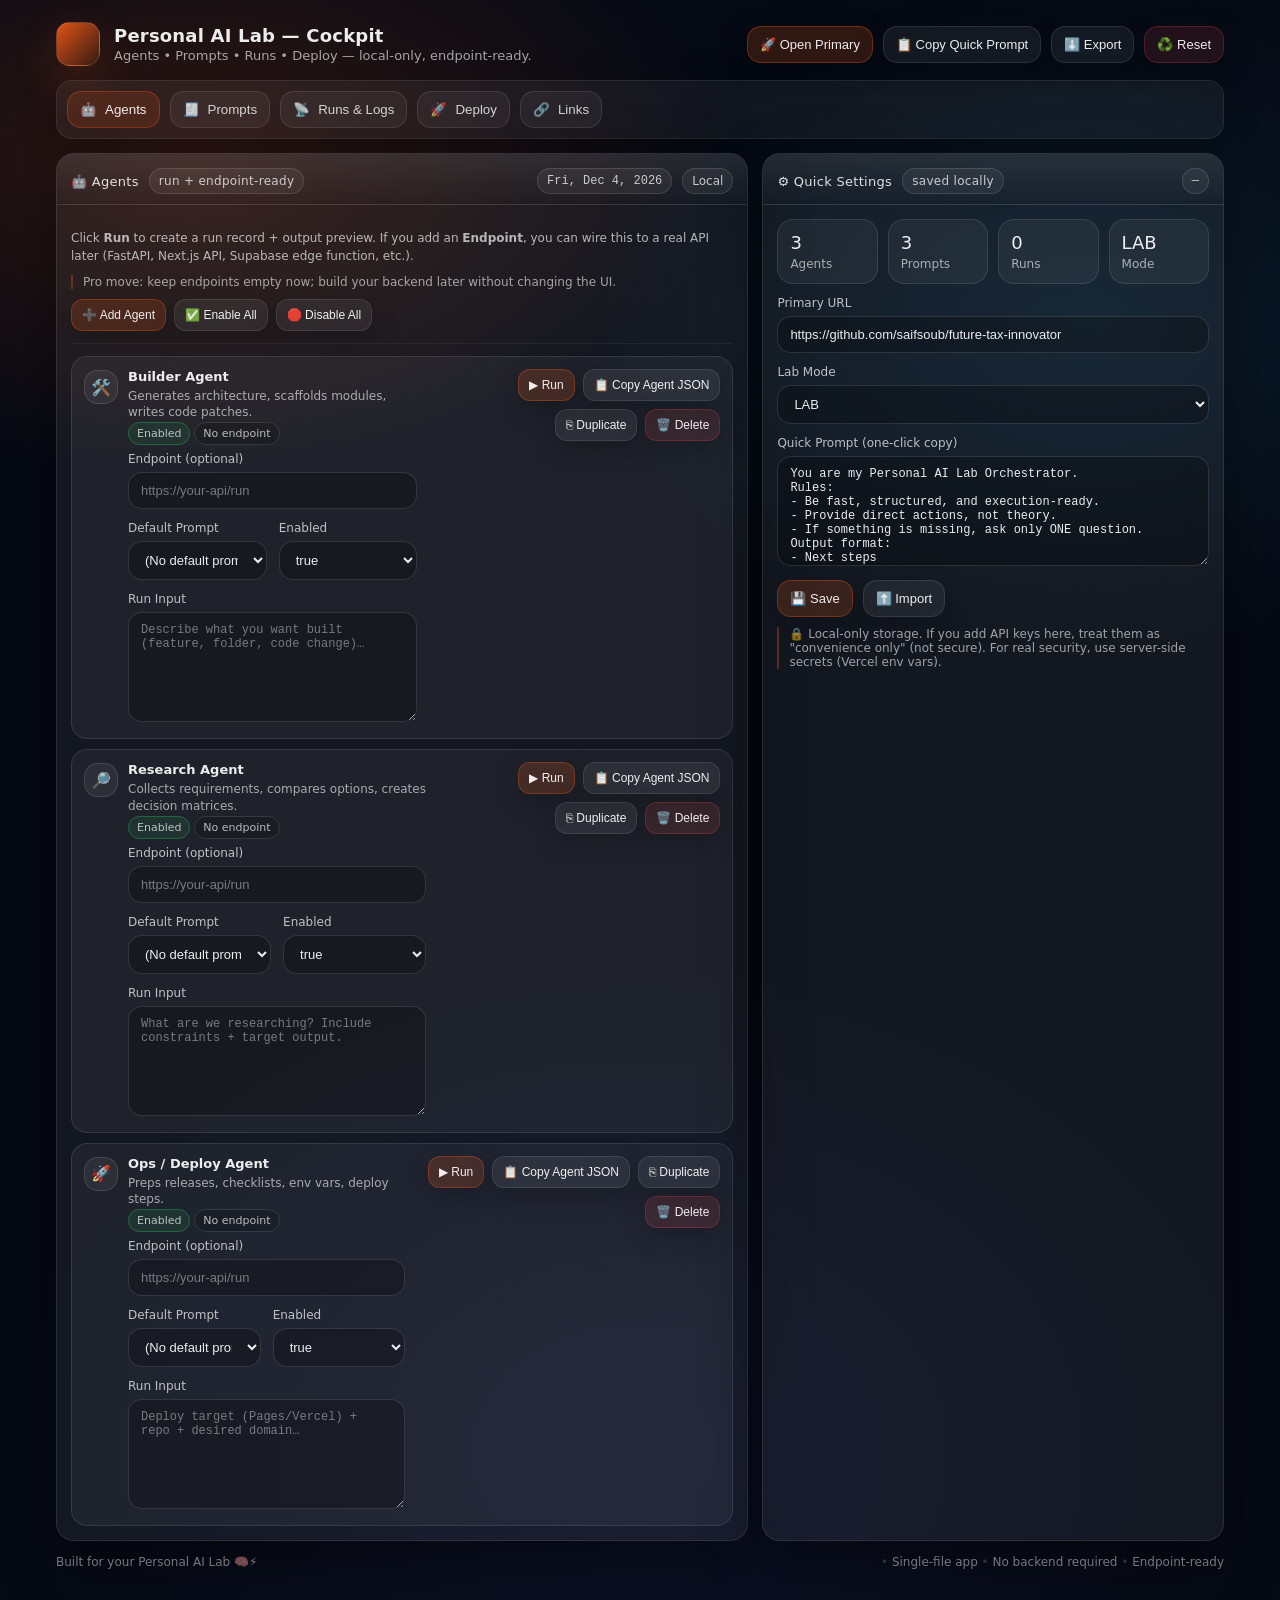
<file: public/index.html>
<!doctype html>
<html lang="en">
<head>
  <meta charset="utf-8" />
  <meta name="viewport" content="width=device-width,initial-scale=1" />
  <title>Personal AI Lab — Cockpit</title>
  <meta name="description" content="Personal AI Lab cockpit: agents, prompts, runs, deploy — single-file, local-only, endpoint-ready." />
  <link rel="stylesheet" href="../src/styles.css" />
</head>
<body>
  <div class="wrap">
    <header>
      <div class="brand">
        <div class="logo" aria-hidden="true"></div>
        <div>
          <h1>Personal AI Lab — Cockpit</h1>
          <p class="sub">Agents • Prompts • Runs • Deploy — local-only, endpoint-ready.</p>
        </div>
      </div>
      <div class="top-actions">
        <button class="btn primary" id="openPrimary">🚀 Open Primary</button>
        <button class="btn" id="copyQuick">📋 Copy Quick Prompt</button>
        <button class="btn" id="exportBtn">⬇️ Export</button>
        <button class="btn danger" id="resetBtn">♻️ Reset</button>
      </div>
    </header>

    <nav class="tabs" id="tabs"></nav>

    <div class="grid">
      <!-- LEFT: Main content (tab-driven) -->
      <section class="card" id="mainCard">
        <div class="card-h">
          <div class="title" id="mainTitle">—</div>
          <div class="row" style="margin:0;">
            <span class="pill mono" id="today"></span>
            <span class="pill" id="statusPill">Local</span>
          </div>
        </div>
        <div class="card-b" id="mainBody"></div>
      </section>

      <!-- RIGHT: Quick Settings sidebar -->
      <aside class="card">
        <div class="card-h">
          <div class="title">⚙️ Quick Settings <span class="pill">saved locally</span></div>
          <span class="pill mono" id="lastSaved">—</span>
        </div>
        <div class="card-b">
          <div class="kpi">
            <div class="k"><p class="n" id="kAgents">0</p><p class="l">Agents</p></div>
            <div class="k"><p class="n" id="kPrompts">0</p><p class="l">Prompts</p></div>
            <div class="k"><p class="n" id="kRuns">0</p><p class="l">Runs</p></div>
            <div class="k"><p class="n" id="kMode">LAB</p><p class="l">Mode</p></div>
          </div>

          <label for="primaryUrl">Primary URL</label>
          <input id="primaryUrl" placeholder="https://github.com/saifsoub/future-tax-innovator" />

          <label for="labMode">Lab Mode</label>
          <select id="labMode">
            <option value="LAB">LAB</option>
            <option value="BUILD">BUILD</option>
            <option value="RESEARCH">RESEARCH</option>
            <option value="DEPLOY">DEPLOY</option>
          </select>

          <label for="quickPrompt">Quick Prompt (one-click copy)</label>
          <textarea id="quickPrompt" placeholder="Your default instruction set..."></textarea>

          <div class="row">
            <button class="btn primary" id="saveBtn">💾 Save</button>
            <button class="btn" id="importBtn">⬆️ Import</button>
            <input id="importFile" type="file" accept="application/json" style="display:none;" />
          </div>

          <p class="hint">
            🔒 Local-only storage. If you add API keys here, treat them as "convenience only" (not secure). For real security, use server-side secrets (Vercel env vars).
          </p>
        </div>
      </aside>
    </div>

    <footer>
      <div>Built for your Personal AI Lab 🧠⚡</div>
      <div><span class="sep">•</span> Single-file app <span class="sep">•</span> No backend required <span class="sep">•</span> Endpoint-ready</div>
    </footer>
  </div>

  <div class="toast" id="toast"></div>

  <script type="module" src="../src/app.js"></script>
</body>
</html>
</file>
<file: src/styles.css>
:root {
  --bg: #050913;
  --panel: rgba(255,255,255,.06);
  --panel2: rgba(255,255,255,.10);
  --border: rgba(255,255,255,.10);
  --text: rgba(255,255,255,.92);
  --muted: rgba(255,255,255,.62);
  --accent: #EB5815; /* Signal Orange */
  --ok: #22c55e;
  --warn: #f59e0b;
  --bad: #ef4444;
  --radius: 18px;
  --shadow: 0 18px 60px rgba(0,0,0,.45);
  --mono: ui-monospace,SFMono-Regular,Menlo,Monaco,Consolas,"Liberation Mono","Courier New",monospace;
  --sans: ui-sans-serif,system-ui,-apple-system,Segoe UI,Roboto,Arial,"Apple Color Emoji","Segoe UI Emoji";
}

* { box-sizing: border-box; }

body {
  margin: 0;
  font-family: var(--sans);
  color: var(--text);
  background:
    radial-gradient(1200px 700px at 15% 10%, rgba(235,88,21,.18), transparent 45%),
    radial-gradient(900px 600px at 85% 20%, rgba(56,189,248,.10), transparent 55%),
    radial-gradient(1200px 900px at 50% 90%, rgba(99,102,241,.08), transparent 55%),
    var(--bg);
  min-height: 100vh;
}

.wrap { max-width: 1200px; margin: 0 auto; padding: 22px 16px 44px; }

header {
  display: flex;
  gap: 14px;
  align-items: center;
  justify-content: space-between;
  flex-wrap: wrap;
}

.brand { display: flex; gap: 14px; align-items: center; min-width: 280px; }

.logo {
  width: 44px; height: 44px; border-radius: 14px;
  background: linear-gradient(135deg, rgba(235,88,21,.95), rgba(235,88,21,.12));
  box-shadow: 0 18px 45px rgba(235,88,21,.20);
  border: 1px solid rgba(255,255,255,.12);
}

h1  { font-size: 18px; margin: 0; letter-spacing: .2px; }
.sub { margin: 2px 0 0; color: var(--muted); font-size: 13px; }

.top-actions { display: flex; gap: 10px; flex-wrap: wrap; justify-content: flex-end; }

.btn {
  appearance: none;
  border: 1px solid var(--border);
  background: rgba(255,255,255,.06);
  color: var(--text);
  border-radius: 14px;
  padding: 10px 12px;
  font-size: 13px;
  cursor: pointer;
  transition: transform .08s ease, background .15s ease, border .15s ease;
  display: inline-flex;
  gap: 8px;
  align-items: center;
  box-shadow: 0 8px 26px rgba(0,0,0,.25);
  user-select: none;
}
.btn:hover  { background: rgba(255,255,255,.10); border-color: rgba(255,255,255,.18); }
.btn:active { transform: translateY(1px); }
.btn.primary { background: rgba(235,88,21,.18); border-color: rgba(235,88,21,.35); }
.btn.primary:hover { background: rgba(235,88,21,.24); }
.btn.danger  { background: rgba(239,68,68,.12); border-color: rgba(239,68,68,.25); }
.btn.ghost   { background: transparent; }
.btn.small   { padding: 8px 10px; border-radius: 12px; font-size: 12px; }

.mono { font-family: var(--mono); }

.tabs {
  margin-top: 14px;
  display: flex; gap: 10px; flex-wrap: wrap;
  padding: 10px;
  background: rgba(255,255,255,.05);
  border: 1px solid rgba(255,255,255,.08);
  border-radius: 16px;
  box-shadow: 0 10px 35px rgba(0,0,0,.25);
}

.tab {
  padding: 10px 12px; border-radius: 14px;
  border: 1px solid rgba(255,255,255,.10);
  background: rgba(255,255,255,.05);
  color: rgba(255,255,255,.80);
  cursor: pointer;
  display: flex; gap: 8px; align-items: center;
  transition: background .15s ease, border .15s ease, transform .08s ease;
  user-select: none;
}
.tab:hover  { background: rgba(255,255,255,.08); border-color: rgba(255,255,255,.16); }
.tab:active { transform: translateY(1px); }
.tab.active {
  background: rgba(235,88,21,.16);
  border-color: rgba(235,88,21,.35);
  color: rgba(255,255,255,.92);
}

.grid {
  display: grid;
  grid-template-columns: 1.2fr .8fr;
  gap: 14px;
  margin-top: 14px;
}
@media (max-width: 980px) { .grid { grid-template-columns: 1fr; } }

.card {
  background: var(--panel);
  border: 1px solid var(--border);
  border-radius: var(--radius);
  box-shadow: var(--shadow);
  overflow: hidden;
}

.card-h {
  padding: 14px 14px 10px;
  display: flex; align-items: center; justify-content: space-between; gap: 10px;
  border-bottom: 1px solid rgba(255,255,255,.06);
  background: linear-gradient(180deg, rgba(255,255,255,.08), transparent);
}

.title {
  font-size: 13px; letter-spacing: .3px; color: rgba(255,255,255,.86);
  display: flex; align-items: center; gap: 10px;
}

.pill {
  font-size: 12px; padding: 5px 9px; border-radius: 999px;
  border: 1px solid rgba(255,255,255,.12);
  background: rgba(255,255,255,.06);
  color: rgba(255,255,255,.75);
  white-space: nowrap;
}

.card-b { padding: 14px; }
.note   { font-size: 12px; color: rgba(255,255,255,.68); line-height: 1.5; margin: 0; }

label { display: block; font-size: 12px; color: rgba(255,255,255,.72); margin: 12px 0 6px; }

input, textarea, select {
  width: 100%;
  border-radius: 14px;
  border: 1px solid rgba(255,255,255,.12);
  background: rgba(0,0,0,.25);
  color: var(--text);
  padding: 10px 12px;
  font-size: 13px;
  outline: none;
}
textarea { min-height: 110px; resize: vertical; font-family: var(--mono); font-size: 12px; }
input::placeholder, textarea::placeholder { color: rgba(255,255,255,.42); }

.row { display: flex; gap: 10px; flex-wrap: wrap; align-items: center; margin-top: 10px; }

.kpi { display: grid; grid-template-columns: repeat(4, minmax(0,1fr)); gap: 10px; }
@media (max-width: 680px) { .kpi { grid-template-columns: repeat(2, minmax(0,1fr)); } }

.k {
  padding: 12px; border-radius: 16px;
  border: 1px solid rgba(255,255,255,.10);
  background: rgba(255,255,255,.05);
}
.k .n { font-size: 18px; margin: 0 0 4px; }
.k .l { font-size: 12px; color: var(--muted); margin: 0; }

.list { display: flex; flex-direction: column; gap: 10px; }

.item {
  padding: 12px; border-radius: 16px;
  border: 1px solid rgba(255,255,255,.10);
  background: rgba(255,255,255,.05);
  display: flex; gap: 12px; align-items: flex-start; justify-content: space-between;
}
.item .left { display: flex; gap: 10px; align-items: flex-start; }

.ico {
  width: 34px; height: 34px; border-radius: 14px;
  border: 1px solid rgba(255,255,255,.12);
  background: rgba(255,255,255,.06);
  display: grid; place-items: center;
  flex: 0 0 auto; margin-top: 1px;
}

.item h3    { margin: 0; font-size: 13px; }
.item p     { margin: 4px 0 0; font-size: 12px; color: var(--muted); line-height: 1.35; }
.item .meta { margin-top: 6px; font-size: 12px; color: rgba(255,255,255,.55); }

.actions { display: flex; gap: 8px; flex-wrap: wrap; justify-content: flex-end; align-items: center; }

.badge {
  font-size: 11px; padding: 4px 8px; border-radius: 999px;
  border: 1px solid rgba(255,255,255,.12);
  background: rgba(0,0,0,.18);
  color: rgba(255,255,255,.70);
}
.badge.ok   { border-color: rgba(34,197,94,.35);  background: rgba(34,197,94,.10); }
.badge.warn { border-color: rgba(245,158,11,.35); background: rgba(245,158,11,.10); }
.badge.bad  { border-color: rgba(239,68,68,.35);  background: rgba(239,68,68,.10); }

a.link {
  color: inherit; text-decoration: none;
  display: flex; gap: 10px; align-items: flex-start;
}
a.link:hover { opacity: .95; }

.split { display: grid; grid-template-columns: 1fr 1fr; gap: 12px; }
@media (max-width: 980px) { .split { grid-template-columns: 1fr; } }

.hr { height: 1px; background: rgba(255,255,255,.06); margin: 12px 0; }

.codebox {
  border-radius: 16px;
  border: 1px solid rgba(255,255,255,.10);
  background: rgba(0,0,0,.28);
  padding: 12px;
  font-family: var(--mono);
  font-size: 12px;
  color: rgba(255,255,255,.85);
  white-space: pre-wrap;
  overflow: auto;
  max-height: 260px;
}

.toast {
  position: fixed; right: 16px; bottom: 16px;
  padding: 10px 12px; border-radius: 14px;
  border: 1px solid rgba(255,255,255,.12);
  background: rgba(0,0,0,.55);
  backdrop-filter: blur(10px);
  color: rgba(255,255,255,.88); font-size: 13px;
  box-shadow: 0 18px 55px rgba(0,0,0,.5);
  opacity: 0; transform: translateY(10px);
  transition: opacity .18s ease, transform .18s ease;
  pointer-events: none; z-index: 9999;
}
.toast.show { opacity: 1; transform: translateY(0); }

footer {
  margin-top: 14px; color: rgba(255,255,255,.45); font-size: 12px;
  display: flex; justify-content: space-between; gap: 12px; flex-wrap: wrap;
}

.sep { opacity: .35; }

.hint {
  font-size: 12px; color: rgba(255,255,255,.60);
  border-left: 2px solid rgba(235,88,21,.35);
  padding-left: 10px; margin: 10px 0 0;
}
</file>
